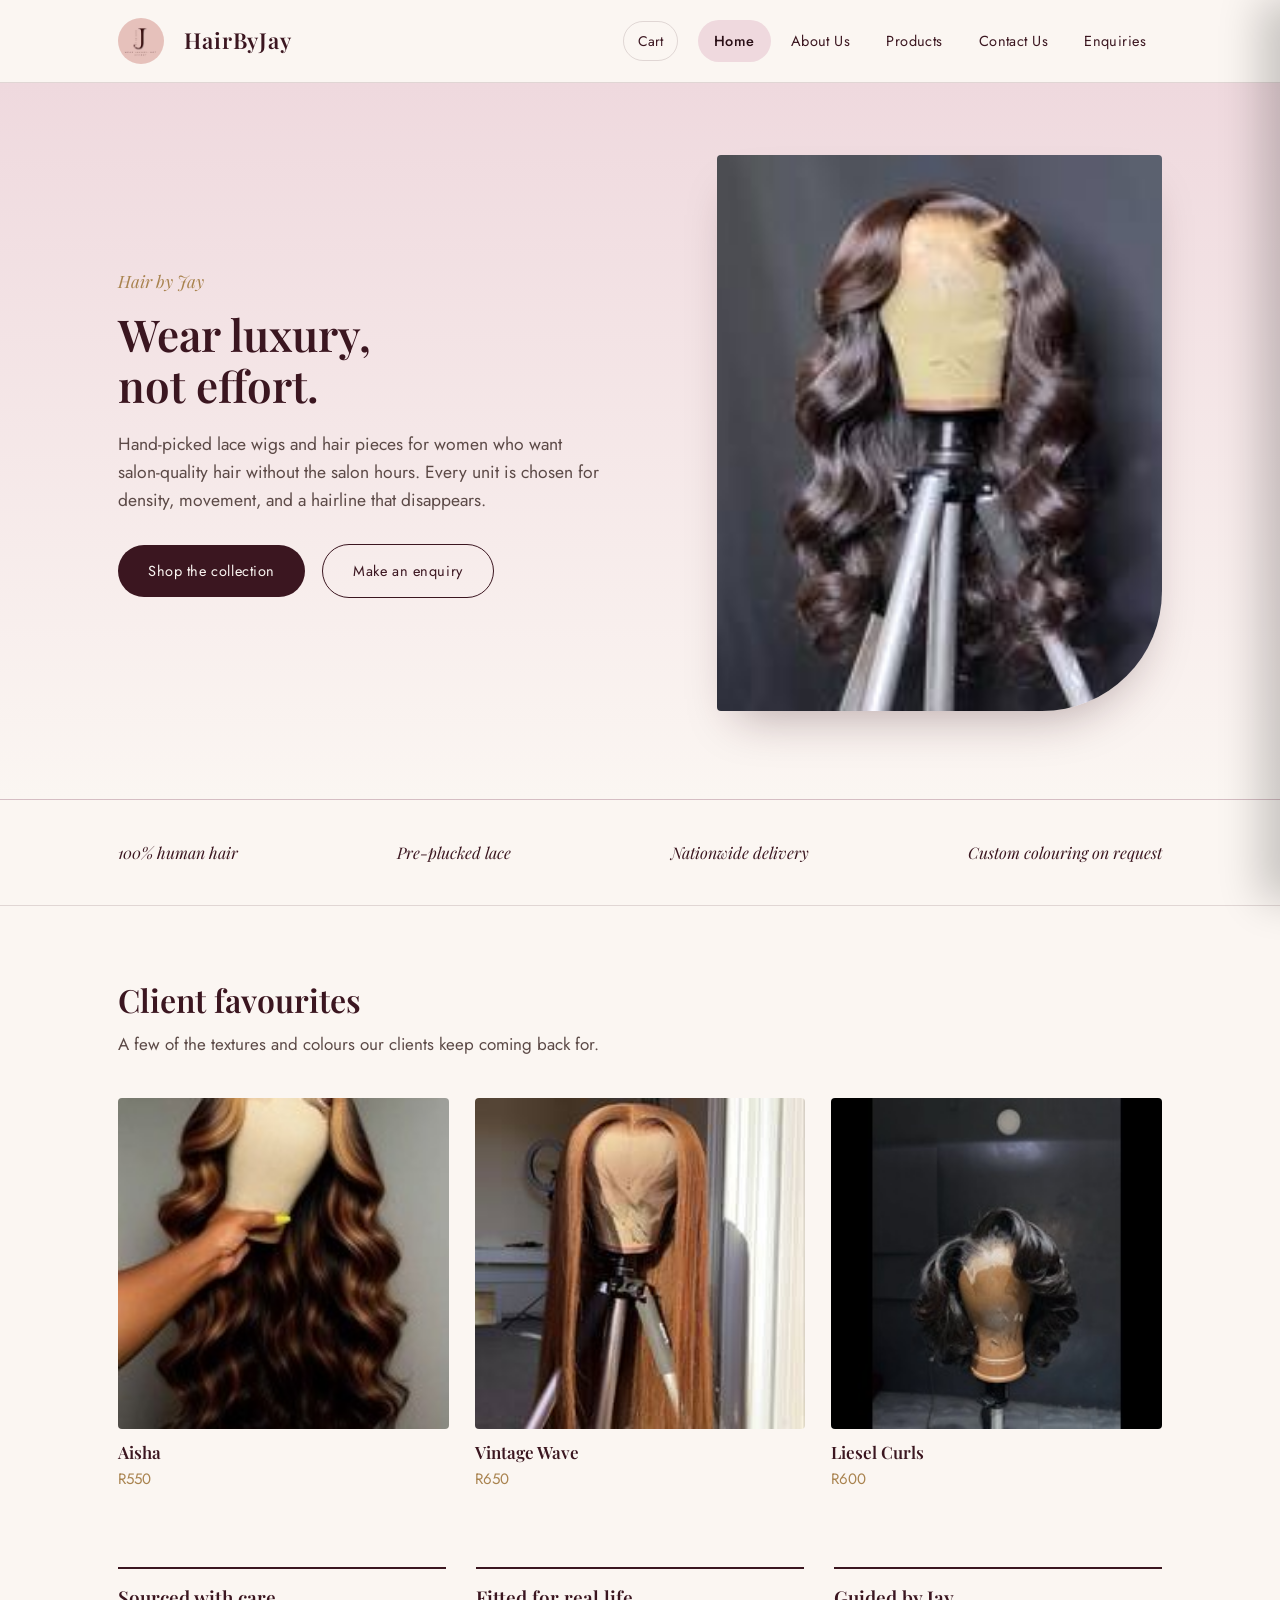
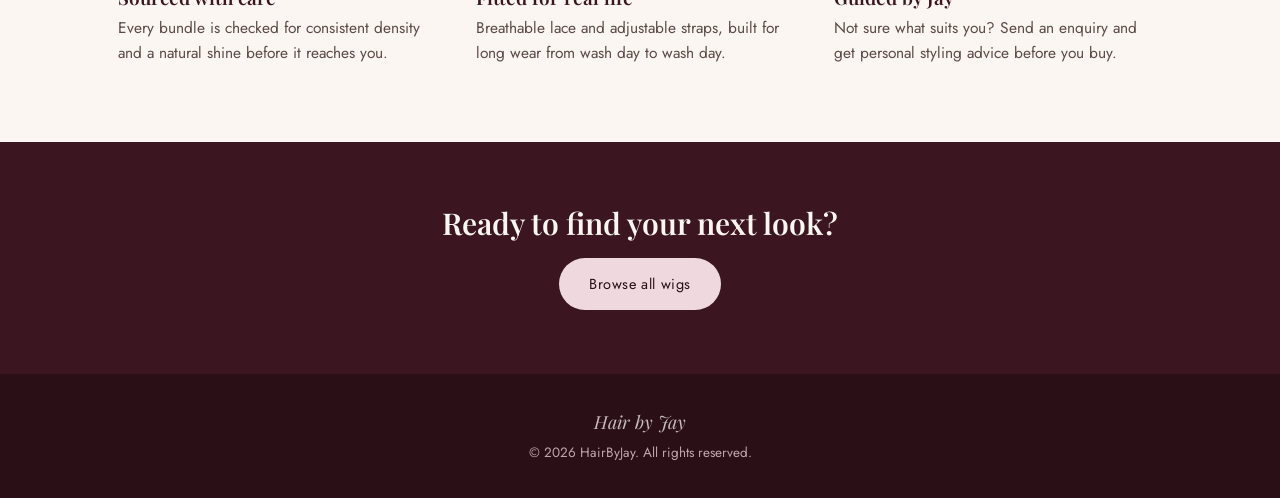
<file: hairbyjay_part3/index.html>
<!DOCTYPE html>
<html lang="en">
<head>
    <meta charset="UTF-8">
    <meta name="viewport" content="width=device-width, initial-scale=1.0">
    <meta name="description" content="HairByJay — luxury lace wigs and hair pieces. Wear luxury, not effort. Shop affordable, natural-looking wigs online.">
    <link rel="preconnect" href="https://fonts.googleapis.com">
    <link rel="preconnect" href="https://fonts.gstatic.com" crossorigin>
    <link href="https://fonts.googleapis.com/css2?family=Playfair+Display:wght@500;600;700&family=Jost:wght@400;500&display=swap" rel="stylesheet">
    <link rel="stylesheet" href="css_assets/styles.css">
    <title>HairByJay | Home</title>
</head>
<body>
    <header>
        <div class="header-inner">
            <img src="_images/HairByJay_logo.jpeg" alt="HairByJay logo">
            <h1>HairByJay</h1>
            <button type="button" id="nav-toggle" class="nav-toggle" aria-label="Toggle menu" aria-expanded="false" aria-controls="site-nav">
                <span></span><span></span><span></span>
            </button>
            <button type="button" id="cart-toggle" class="cart-btn" aria-label="Open cart">
                Cart <span id="cart-count" class="cart-count" style="display:none;">0</span>
            </button>
            <nav id="site-nav">
                <ol>
                    <li><a href="index.html" aria-current="page">Home</a></li>
                    <li><a href="about.html">About Us</a></li>
                    <li><a href="products.html">Products</a></li>
                    <li><a href="contact.html">Contact Us</a></li>
                    <li><a href="enquiries.html">Enquiries</a></li>
                </ol>
            </nav>
        </div>
    </header>

    <section class="hero">
        <div class="hero-inner">
            <div class="hero-copy">
                <p class="eyebrow-mark">Hair by Jay</p>
                <h2>Wear luxury, not effort.</h2>
                <p>Hand-picked lace wigs and hair pieces for women who want salon-quality hair without the salon hours. Every unit is chosen for density, movement, and a hairline that disappears.</p>
                <a class="btn" href="products.html">Shop the collection</a>
                <a class="btn btn-ghost" href="enquiries.html">Make an enquiry</a>
            </div>
            <div class="hero-frame">
                <img src="_images/product4.jpeg" alt="Deep brown balayage lace wig styled in loose waves">
            </div>
        </div>
    </section>

    <div class="promise-strip">
        <div class="wrap">
            <span>100% human hair</span>
            <span>Pre-plucked lace</span>
            <span>Nationwide delivery</span>
            <span>Custom colouring on request</span>
        </div>
    </div>

    <section class="section">
        <div class="wrap">
            <div class="section-head">
                <h2>Client favourites</h2>
                <p>A few of the textures and colours our clients keep coming back for.</p>
            </div>
            <div class="preview-grid">
                <a class="preview-card" href="products.html">
                    <div class="thumb"><img src="_images/product1.jpeg" alt="Aisha wig"></div>
                    <h3>Aisha</h3>
                    <p class="price">R550</p>
                </a>
                <a class="preview-card" href="products.html">
                    <div class="thumb"><img src="_images/product3.jpeg" alt="Vintage Wave wig"></div>
                    <h3>Vintage Wave</h3>
                    <p class="price">R650</p>
                </a>
                <a class="preview-card" href="products.html">
                    <div class="thumb"><img src="_images/product6.jpeg" alt="Liesel curls wig"></div>
                    <h3>Liesel Curls</h3>
                    <p class="price">R600</p>
                </a>
            </div>
        </div>
    </section>

    <section class="section" style="padding-top:0;">
        <div class="wrap">
            <div class="feature-grid">
                <div class="feature">
                    <h3>Sourced with care</h3>
                    <p>Every bundle is checked for consistent density and a natural shine before it reaches you.</p>
                </div>
                <div class="feature">
                    <h3>Fitted for real life</h3>
                    <p>Breathable lace and adjustable straps, built for long wear from wash day to wash day.</p>
                </div>
                <div class="feature">
                    <h3>Guided by Jay</h3>
                    <p>Not sure what suits you? Send an enquiry and get personal styling advice before you buy.</p>
                </div>
            </div>
        </div>
    </section>

    <div class="cta-band">
        <h2>Ready to find your next look?</h2>
        <a class="btn" href="products.html">Browse all wigs</a>
    </div>

    <footer>
        <p class="foot-brand">Hair by Jay</p>
        <p>&copy; 2026 HairByJay. All rights reserved.</p>
    </footer>

    <!-- Cart drawer: shared across every page -->
    <div id="cart-overlay"></div>
    <aside id="cart-drawer" aria-label="Shopping cart">
        <div class="cart-drawer-head">
            <h2>Your Cart</h2>
            <button type="button" id="cart-close" aria-label="Close cart">&times;</button>
        </div>
        <div id="cart-items"></div>
        <div class="cart-drawer-foot">
            <div class="cart-total-row">
                <span>Total</span>
                <span id="cart-total">R0</span>
            </div>
            <a class="btn" href="enquiries.html" style="display:block;text-align:center;">Enquire About Order</a>
        </div>
    </aside>

    <script src="js_assets/products-data.js"></script>
    <script src="js_assets/cart.js"></script>
    <script src="js_assets/nav.js"></script>
</body>
</html>
</file>
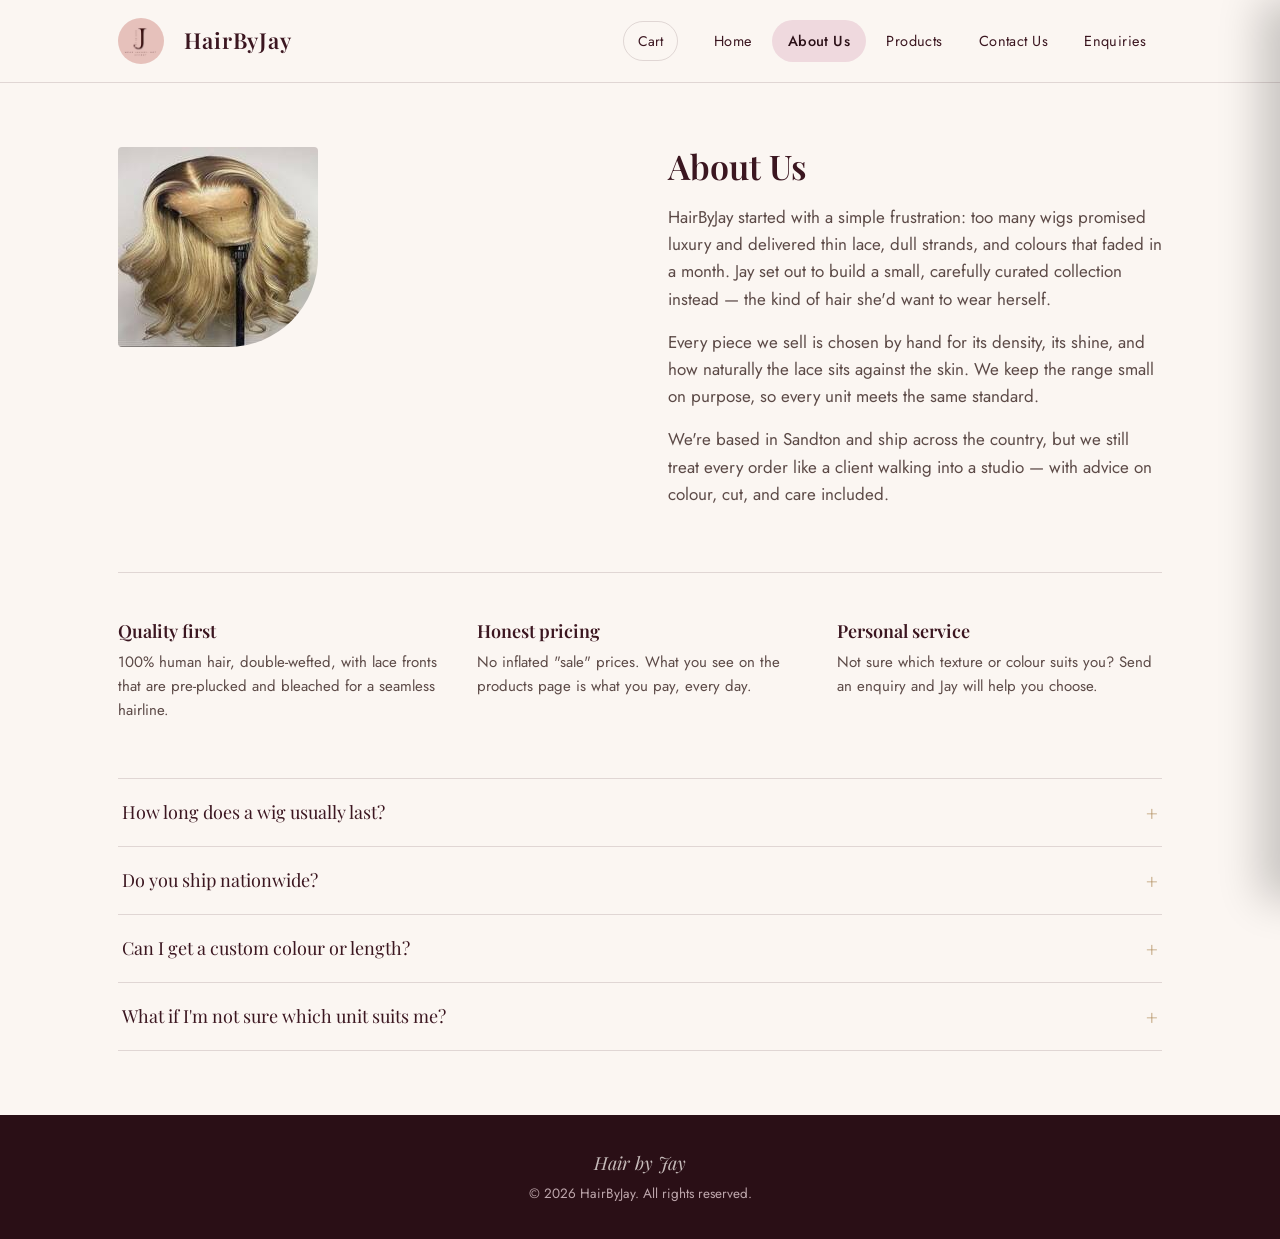
<file: hairbyjay_part3/about.html>
<!DOCTYPE html>
<html lang="en">
<head>
    <meta charset="UTF-8">
    <meta name="viewport" content="width=device-width, initial-scale=1.0">
    <meta name="description" content="Learn about HairByJay's story, mission and values, and get answers to common questions about our wigs.">
    <link rel="preconnect" href="https://fonts.googleapis.com">
    <link rel="preconnect" href="https://fonts.gstatic.com" crossorigin>
    <link href="https://fonts.googleapis.com/css2?family=Playfair+Display:wght@500;600;700&family=Jost:wght@400;500&display=swap" rel="stylesheet">
    <link rel="stylesheet" href="css_assets/styles.css">
    <title>HairByJay | About</title>
</head>
<body>
    <header>
        <div class="header-inner">
            <img src="_images/HairByJay_logo.jpeg" alt="HairByJay logo">
            <h1>HairByJay</h1>
            <button type="button" id="nav-toggle" class="nav-toggle" aria-label="Toggle menu" aria-expanded="false" aria-controls="site-nav">
                <span></span><span></span><span></span>
            </button>
            <button type="button" id="cart-toggle" class="cart-btn" aria-label="Open cart">
                Cart <span id="cart-count" class="cart-count" style="display:none;">0</span>
            </button>
            <nav id="site-nav">
                <ol>
                    <li><a href="index.html">Home</a></li>
                    <li><a href="about.html" aria-current="page">About Us</a></li>
                    <li><a href="products.html">Products</a></li>
                    <li><a href="contact.html">Contact Us</a></li>
                    <li><a href="enquiries.html">Enquiries</a></li>
                </ol>
            </nav>
        </div>
    </header>

    <main>
        <div class="about-grid">
            <img src="_images/product2.jpeg" alt="Meisha dupe wig styled in soft waves">
            <div>
                <h1>About Us</h1>
                <p>HairByJay started with a simple frustration: too many wigs promised luxury and delivered thin lace, dull strands, and colours that faded in a month. Jay set out to build a small, carefully curated collection instead — the kind of hair she'd want to wear herself.</p>
                <p>Every piece we sell is chosen by hand for its density, its shine, and how naturally the lace sits against the skin. We keep the range small on purpose, so every unit meets the same standard.</p>
                <p>We're based in Sandton and ship across the country, but we still treat every order like a client walking into a studio — with advice on colour, cut, and care included.</p>
            </div>
        </div>

        <div class="values">
            <div>
                <h3>Quality first</h3>
                <p>100% human hair, double-wefted, with lace fronts that are pre-plucked and bleached for a seamless hairline.</p>
            </div>
            <div>
                <h3>Honest pricing</h3>
                <p>No inflated "sale" prices. What you see on the products page is what you pay, every day.</p>
            </div>
            <div>
                <h3>Personal service</h3>
                <p>Not sure which texture or colour suits you? Send an enquiry and Jay will help you choose.</p>
            </div>
        </div>

        <!-- FAQ accordion (Part 3, item 2.1 Interactive Elements) -->
        <div class="accordion">
            <div class="accordion-item">
                <button type="button" class="accordion-trigger" aria-expanded="false">How long does a wig usually last?</button>
                <div class="accordion-panel">
                    <p>With proper care, our 100% human hair units typically last 12-18 months of regular wear, and can be coloured or heat-styled just like your own hair.</p>
                </div>
            </div>
            <div class="accordion-item">
                <button type="button" class="accordion-trigger" aria-expanded="false">Do you ship nationwide?</button>
                <div class="accordion-panel">
                    <p>Yes — we ship across South Africa via courier. Delivery typically takes 2-5 working days depending on your location.</p>
                </div>
            </div>
            <div class="accordion-item">
                <button type="button" class="accordion-trigger" aria-expanded="false">Can I get a custom colour or length?</button>
                <div class="accordion-panel">
                    <p>Absolutely. Send us an enquiry with what you have in mind and we'll let you know pricing and turnaround time for a custom order.</p>
                </div>
            </div>
            <div class="accordion-item">
                <button type="button" class="accordion-trigger" aria-expanded="false">What if I'm not sure which unit suits me?</button>
                <div class="accordion-panel">
                    <p>That's what we're here for. Fill in the enquiry form with a photo if you can, and Jay will recommend the best texture and colour for you.</p>
                </div>
            </div>
        </div>
    </main>

    <footer>
        <p class="foot-brand">Hair by Jay</p>
        <p>&copy; 2026 HairByJay. All rights reserved.</p>
    </footer>

    <!-- Cart drawer: shared across every page -->
    <div id="cart-overlay"></div>
    <aside id="cart-drawer" aria-label="Shopping cart">
        <div class="cart-drawer-head">
            <h2>Your Cart</h2>
            <button type="button" id="cart-close" aria-label="Close cart">&times;</button>
        </div>
        <div id="cart-items"></div>
        <div class="cart-drawer-foot">
            <div class="cart-total-row">
                <span>Total</span>
                <span id="cart-total">R0</span>
            </div>
            <a class="btn" href="enquiries.html" style="display:block;text-align:center;">Enquire About Order</a>
        </div>
    </aside>

    <script src="js_assets/products-data.js"></script>
    <script src="js_assets/cart.js"></script>
    <script src="js_assets/nav.js"></script>
    <script src="js_assets/accordion.js"></script>
</body>
</html>
</file>
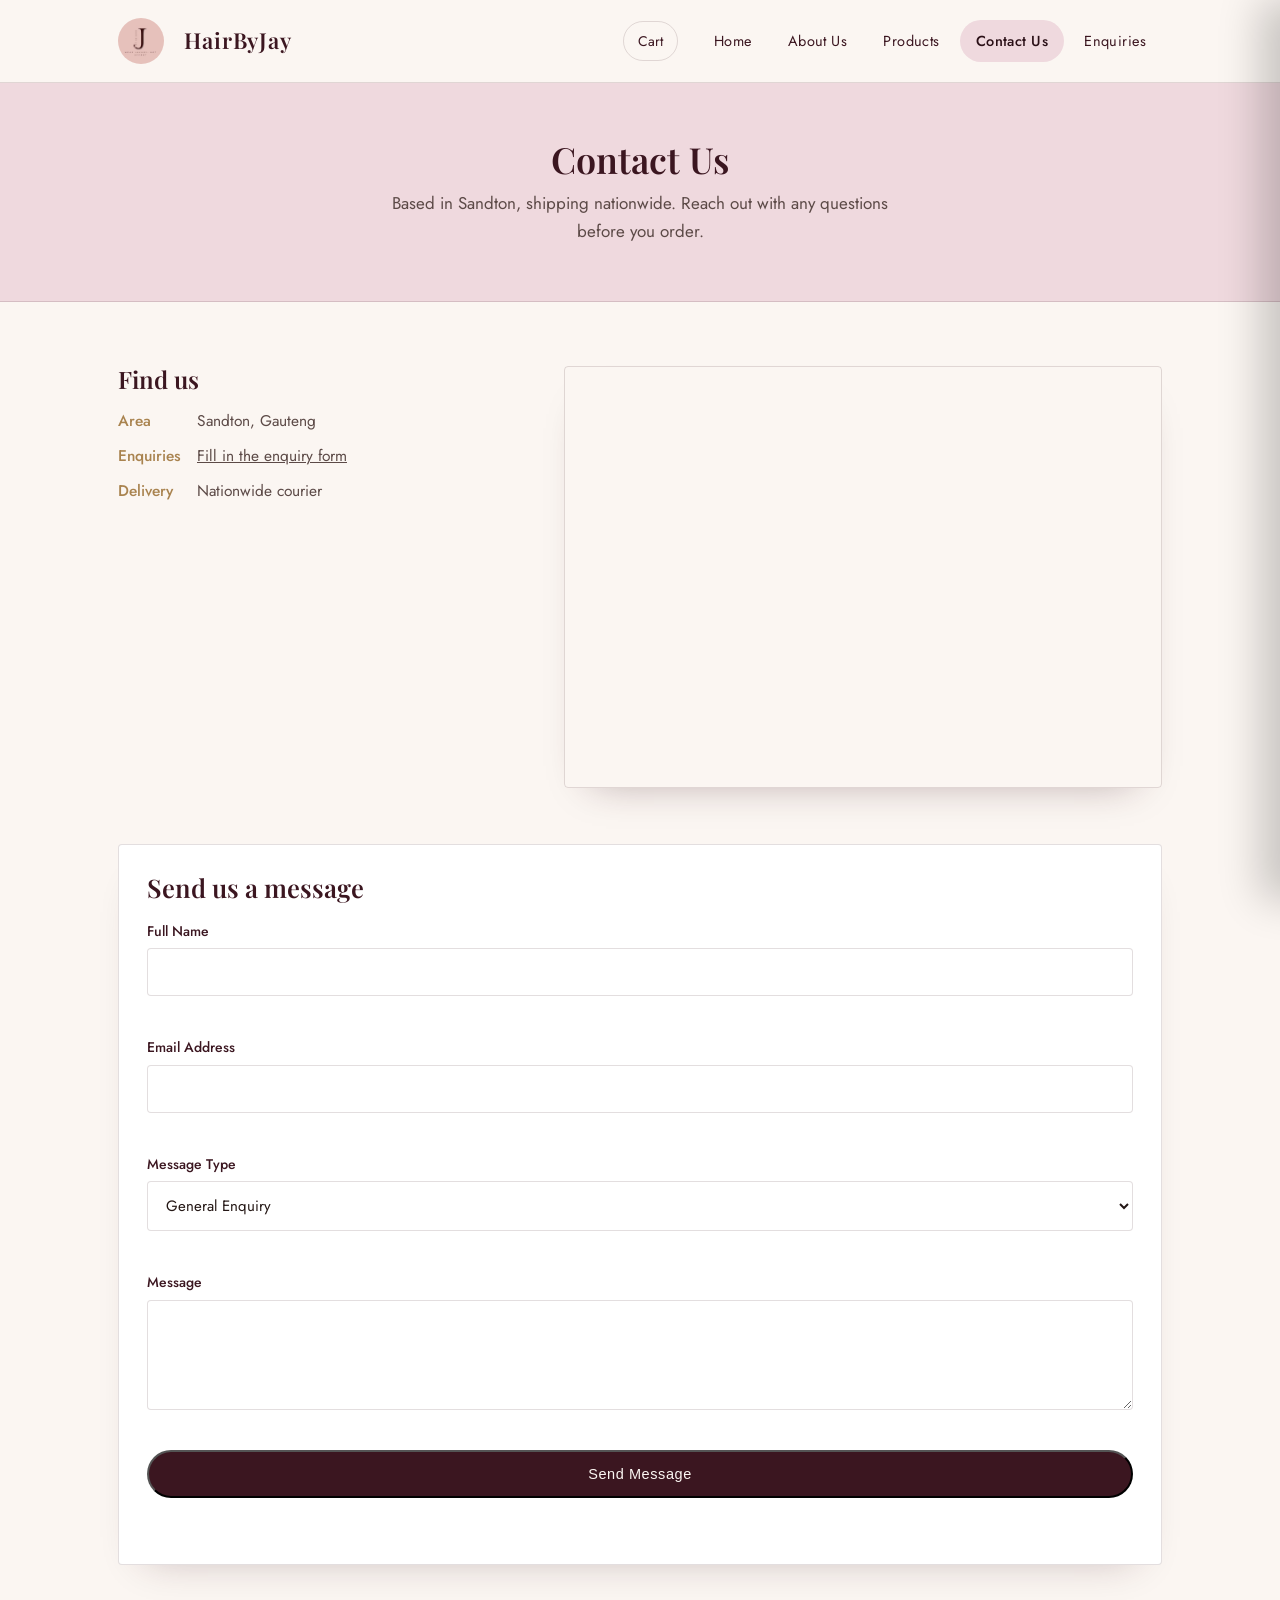
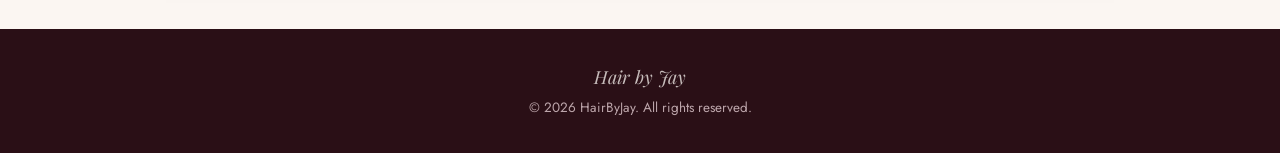
<file: hairbyjay_part3/contact.html>
<!DOCTYPE html>
<html lang="en">
<head>
    <meta charset="UTF-8">
    <meta name="viewport" content="width=device-width, initial-scale=1.0">
    <meta name="description" content="Contact HairByJay — find our location and send us a message using the contact form below.">
    <link rel="preconnect" href="https://fonts.googleapis.com">
    <link rel="preconnect" href="https://fonts.gstatic.com" crossorigin>
    <link href="https://fonts.googleapis.com/css2?family=Playfair+Display:wght@500;600;700&family=Jost:wght@400;500&display=swap" rel="stylesheet">
    <link rel="stylesheet" href="css_assets/styles.css">
    <title>HairByJay | Contact</title>
</head>
<body>
    <header>
        <div class="header-inner">
            <img src="_images/HairByJay_logo.jpeg" alt="HairByJay logo">
            <h1>HairByJay</h1>
            <button type="button" id="nav-toggle" class="nav-toggle" aria-label="Toggle menu" aria-expanded="false" aria-controls="site-nav">
                <span></span><span></span><span></span>
            </button>
            <button type="button" id="cart-toggle" class="cart-btn" aria-label="Open cart">
                Cart <span id="cart-count" class="cart-count" style="display:none;">0</span>
            </button>
            <nav id="site-nav">
                <ol>
                    <li><a href="index.html">Home</a></li>
                    <li><a href="about.html">About Us</a></li>
                    <li><a href="products.html">Products</a></li>
                    <li><a href="contact.html" aria-current="page">Contact Us</a></li>
                    <li><a href="enquiries.html">Enquiries</a></li>
                </ol>
            </nav>
        </div>
    </header>

    <div class="page-hero">
        <h1>Contact Us</h1>
        <p>Based in Sandton, shipping nationwide. Reach out with any questions before you order.</p>
    </div>

    <main>
        <div class="contact-layout">
            <div class="contact-details">
                <h2>Find us</h2>
                <dl>
                    <dt>Area</dt>
                    <dd>Sandton, Gauteng</dd>
                    <dt>Enquiries</dt>
                    <dd><a href="enquiries.html">Fill in the enquiry form</a></dd>
                    <dt>Delivery</dt>
                    <dd>Nationwide courier</dd>
                </dl>
            </div>
            <div class="map-frame">
                <iframe src="https://www.google.com/maps/embed?pb=!1m18!1m12!1m3!1d114694.68665913996!2d28.05763790000001!3d-26.059426550000005!2m3!1f0!2f0!3f0!3m2!1i1024!2i768!4f13.1!3m3!1m2!1s0x1e957398cbf40517%3A0xdf8bd21bf1eb74c!2sSandton!5e0!3m2!1sen!2sza!4v1786722588303!5m2!1sen!2sza" loading="lazy" referrerpolicy="strict-origin-when-cross-origin" allowfullscreen title="HairByJay location map"></iframe>
            </div>
        </div>

        <!-- Contact form: HTML form element, validated and submitted via js_assets/form-validation.js
             (Part 3, item 4 Form Functionality and Validation) -->
        <div class="contact-form-card" style="margin-top:56px;">
            <h2 style="margin-bottom:18px;">Send us a message</h2>
            <form id="contact-form" class="site-form validated-form" novalidate>
                <div class="form-field">
                    <label for="contact-name">Full Name</label>
                    <input type="text" id="contact-name" name="name" required>
                    <span class="field-error" id="contact-name-error"></span>
                </div>

                <div class="form-field">
                    <label for="contact-email">Email Address</label>
                    <input type="email" id="contact-email" name="email" required>
                    <span class="field-error" id="contact-email-error"></span>
                </div>

                <div class="form-field">
                    <label for="contact-type">Message Type</label>
                    <select id="contact-type" name="message_type" required>
                        <option value="General Enquiry">General Enquiry</option>
                        <option value="Order Support">Order Support</option>
                        <option value="Feedback">Feedback</option>
                        <option value="Other">Other</option>
                    </select>
                    <span class="field-error" id="contact-type-error"></span>
                </div>

                <div class="form-field">
                    <label for="contact-message">Message</label>
                    <textarea id="contact-message" name="message" required></textarea>
                    <span class="field-error" id="contact-message-error"></span>
                </div>

                <button type="submit" class="btn">Send Message</button>
                <p class="form-status" role="status"></p>
            </form>
        </div>
    </main>

    <footer>
        <p class="foot-brand">Hair by Jay</p>
        <p>&copy; 2026 HairByJay. All rights reserved.</p>
    </footer>

    <!-- Cart drawer: shared across every page -->
    <div id="cart-overlay"></div>
    <aside id="cart-drawer" aria-label="Shopping cart">
        <div class="cart-drawer-head">
            <h2>Your Cart</h2>
            <button type="button" id="cart-close" aria-label="Close cart">&times;</button>
        </div>
        <div id="cart-items"></div>
        <div class="cart-drawer-foot">
            <div class="cart-total-row">
                <span>Total</span>
                <span id="cart-total">R0</span>
            </div>
            <a class="btn" href="enquiries.html" style="display:block;text-align:center;">Enquire About Order</a>
        </div>
    </aside>

    <script src="js_assets/products-data.js"></script>
    <script src="js_assets/cart.js"></script>
    <script src="js_assets/nav.js"></script>
    <script src="js_assets/form-validation.js"></script>
</body>
</html>
</file>
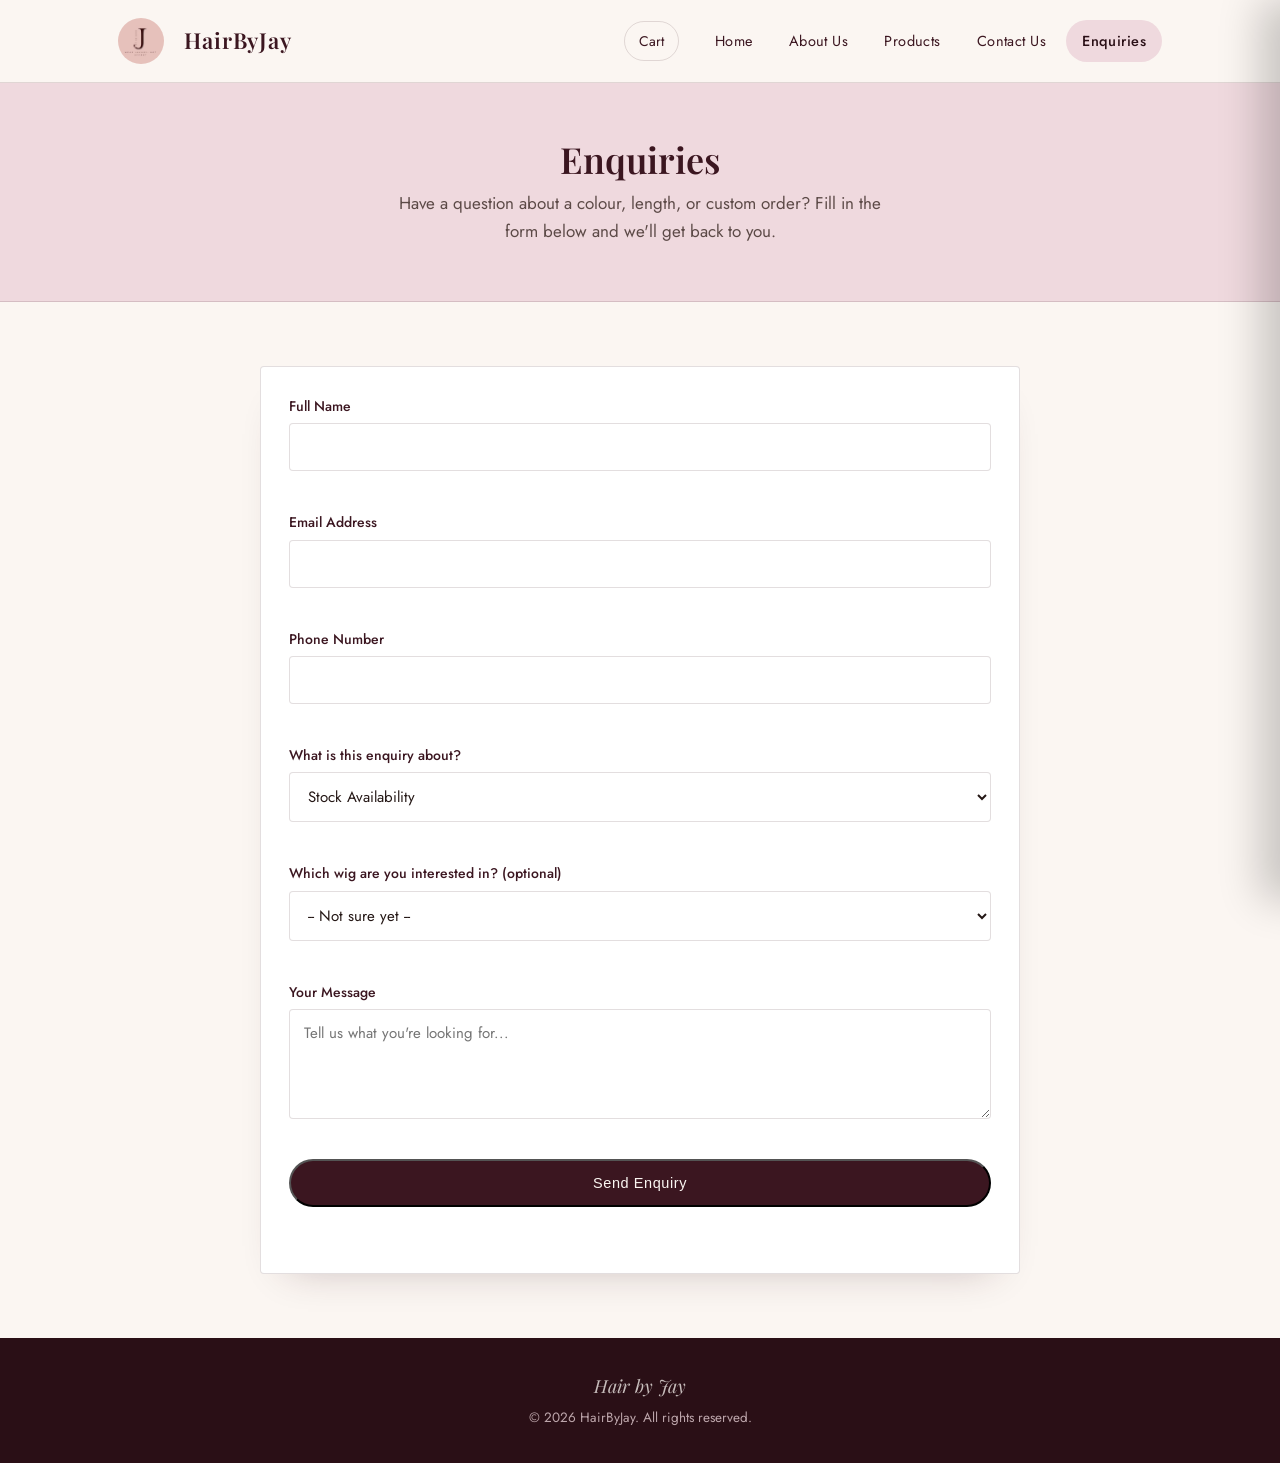
<file: hairbyjay_part3/enquiries.html>
<!DOCTYPE html>
<html lang="en">
<head>
    <meta charset="UTF-8">
    <meta name="viewport" content="width=device-width, initial-scale=1.0">
    <meta name="description" content="Send HairByJay an enquiry about stock, pricing, or placing an order — we'll get back to you quickly.">
    <link rel="preconnect" href="https://fonts.googleapis.com">
    <link rel="preconnect" href="https://fonts.gstatic.com" crossorigin>
    <link href="https://fonts.googleapis.com/css2?family=Playfair+Display:wght@500;600;700&family=Jost:wght@400;500&display=swap" rel="stylesheet">
    <link rel="stylesheet" href="css_assets/styles.css">
    <title>HairByJay | Enquiries</title>
</head>
<body>
    <header>
        <div class="header-inner">
            <img src="_images/HairByJay_logo.jpeg" alt="HairByJay logo">
            <h1>HairByJay</h1>
            <button type="button" id="nav-toggle" class="nav-toggle" aria-label="Toggle menu" aria-expanded="false" aria-controls="site-nav">
                <span></span><span></span><span></span>
            </button>
            <button type="button" id="cart-toggle" class="cart-btn" aria-label="Open cart">
                Cart <span id="cart-count" class="cart-count" style="display:none;">0</span>
            </button>
            <nav id="site-nav">
                <ol>
                    <li><a href="index.html">Home</a></li>
                    <li><a href="about.html">About Us</a></li>
                    <li><a href="products.html">Products</a></li>
                    <li><a href="contact.html">Contact Us</a></li>
                    <li><a href="enquiries.html" aria-current="page">Enquiries</a></li>
                </ol>
            </nav>
        </div>
    </header>

    <div class="page-hero">
        <h1>Enquiries</h1>
        <p>Have a question about a colour, length, or custom order? Fill in the form below and we'll get back to you.</p>
    </div>

    <main>
        <div class="enquiries-wrap">
            <!-- Enquiry form: HTML form element, validated and submitted via js_assets/form-validation.js
                 (Part 3, item 4 Form Functionality and Validation) -->
            <div class="contact-form-card">
                <form id="enquiry-form" class="site-form validated-form" novalidate>
                    <div class="form-field">
                        <label for="enquiry-name">Full Name</label>
                        <input type="text" id="enquiry-name" name="name" required>
                        <span class="field-error" id="enquiry-name-error"></span>
                    </div>

                    <div class="form-field">
                        <label for="enquiry-email">Email Address</label>
                        <input type="email" id="enquiry-email" name="email" required>
                        <span class="field-error" id="enquiry-email-error"></span>
                    </div>

                    <div class="form-field">
                        <label for="enquiry-phone">Phone Number</label>
                        <input type="tel" id="enquiry-phone" name="phone">
                        <span class="field-error" id="enquiry-phone-error"></span>
                    </div>

                    <div class="form-field">
                        <label for="enquiry-type">What is this enquiry about?</label>
                        <select id="enquiry-type" name="enquiry_type" required>
                            <option value="Stock Availability">Stock Availability</option>
                            <option value="Pricing">Pricing</option>
                            <option value="Custom Order">Custom Order</option>
                            <option value="Styling Advice">Styling Advice</option>
                        </select>
                        <span class="field-error" id="enquiry-type-error"></span>
                    </div>

                    <!-- Options for this dropdown are filled in automatically from
                         js_assets/products-data.js, so it always matches the Products page. -->
                    <div class="form-field">
                        <label for="enquiry-product">Which wig are you interested in? (optional)</label>
                        <select id="enquiry-product" name="product">
                            <option value="">-- Not sure yet --</option>
                        </select>
                        <span class="field-error" id="enquiry-price-preview"></span>
                    </div>

                    <div class="form-field">
                        <label for="enquiry-message">Your Message</label>
                        <textarea id="enquiry-message" name="message" required placeholder="Tell us what you're looking for..."></textarea>
                        <span class="field-error" id="enquiry-message-error"></span>
                    </div>

                    <button type="submit" class="btn">Send Enquiry</button>
                    <p class="form-status" role="status"></p>
                </form>
            </div>
        </div>
    </main>

    <footer>
        <p class="foot-brand">Hair by Jay</p>
        <p>&copy; 2026 HairByJay. All rights reserved.</p>
    </footer>

    <!-- Cart drawer: shared across every page -->
    <div id="cart-overlay"></div>
    <aside id="cart-drawer" aria-label="Shopping cart">
        <div class="cart-drawer-head">
            <h2>Your Cart</h2>
            <button type="button" id="cart-close" aria-label="Close cart">&times;</button>
        </div>
        <div id="cart-items"></div>
        <div class="cart-drawer-foot">
            <div class="cart-total-row">
                <span>Total</span>
                <span id="cart-total">R0</span>
            </div>
            <a class="btn" href="enquiries.html" style="display:block;text-align:center;">Enquire About Order</a>
        </div>
    </aside>

    <script src="js_assets/products-data.js"></script>
    <script src="js_assets/cart.js"></script>
    <script src="js_assets/nav.js"></script>
    <script src="js_assets/form-validation.js"></script>
</body>
</html>
</file>
<file: hairbyjay_part3/css_assets/styles.css>
/* =========================================================
   HairByJay — stylesheet
   Palette drawn from the brand mark: blush pink, deep wine,
   warm cream, soft rose, warm ink.
   ========================================================= */

:root{
  --blush:  #efd9de;
  --cream:  #fbf6f2;
  --wine:   #3b1620;
  --wine-dark: #2a0f16;
  --rose:   #c98a9b;
  --gold:   #a9834f;
  --ink:    #241715;
  --ink-soft: #5c4a47;
  --border: rgba(59, 22, 32, 0.14);

  --serif: "Playfair Display", "Iowan Old Style", Georgia, serif;
  --sans: "Jost", "Helvetica Neue", Arial, sans-serif;

  --max: 1100px;
}

*,
*::before,
*::after{
  margin: 0;
  padding: 0;
  box-sizing: border-box;
}

html{
  scroll-behavior: smooth;
}

body{
  background: var(--cream);
  color: var(--ink);
  font-family: var(--sans);
  font-size: 17px;
  line-height: 1.6;
  -webkit-font-smoothing: antialiased;
}

img{
  max-width: 100%;
  display: block;
}

a{
  color: inherit;
}

h1, h2, h3{
  font-family: var(--serif);
  font-weight: 600;
  color: var(--wine);
  line-height: 1.15;
}

:focus-visible{
  outline: 2px solid var(--wine);
  outline-offset: 3px;
}

@media (prefers-reduced-motion: reduce){
  *{
    animation-duration: 0.01ms !important;
    animation-iteration-count: 1 !important;
    transition-duration: 0.01ms !important;
    scroll-behavior: auto !important;
  }
}

/* ---------- layout helpers ---------- */

.wrap{
  max-width: var(--max);
  margin: 0 auto;
  padding: 0 28px;
}

/* ---------- header / nav ---------- */

header{
  background: var(--cream);
  border-bottom: 1px solid var(--border);
  position: sticky;
  top: 0;
  z-index: 20;
}

.header-inner{
  max-width: var(--max);
  margin: 0 auto;
  padding: 18px 28px;
  display: flex;
  align-items: center;
  gap: 20px;
  flex-wrap: wrap;
}

header img{
  width: 46px;
  height: 46px;
  border-radius: 50%;
  object-fit: cover;
  flex-shrink: 0;
}

.brand{
  font-family: var(--serif);
  font-size: 22px;
  letter-spacing: 0.04em;
  color: var(--wine);
  text-decoration: none;
  margin-right: auto;
}

header h1{
  font-size: 22px;
  letter-spacing: 0.04em;
  margin-right: auto;
  background: none;
  padding: 0;
}

nav{
  background: none;
}

nav ol{
  display: flex;
  list-style: none;
  gap: 4px;
  flex-wrap: wrap;
}

nav ol li a{
  display: block;
  color: var(--wine);
  text-decoration: none;
  padding: 9px 16px;
  font-size: 14.5px;
  letter-spacing: 0.03em;
  border-radius: 999px;
  transition: background-color 0.2s ease, color 0.2s ease;
}

nav ol li a:hover,
nav ol li a:focus-visible{
  background: var(--wine);
  color: var(--blush);
}

/* current page indicator */
nav ol li a[aria-current="page"]{
  background: var(--blush);
  color: var(--wine-dark);
  font-weight: 500;
}

/* ---------- hero (home) ---------- */

.hero{
  background: linear-gradient(180deg, var(--blush) 0%, var(--cream) 100%);
  border-bottom: 1px solid var(--border);
}

.hero-inner{
  max-width: var(--max);
  margin: 0 auto;
  padding: 72px 28px 88px;
  display: grid;
  grid-template-columns: 1.1fr 0.9fr;
  gap: 56px;
  align-items: center;
}

.hero-copy .eyebrow-mark{
  font-family: var(--serif);
  font-style: italic;
  color: var(--gold);
  font-size: 17px;
  margin-bottom: 14px;
}

.hero-copy h2{
  font-size: 44px;
  max-width: 11ch;
  margin-bottom: 20px;
}

.hero-copy p{
  color: var(--ink-soft);
  max-width: 44ch;
  margin-bottom: 30px;
  font-size: 17.5px;
}

.btn{
  display: inline-block;
  background: var(--wine);
  color: var(--cream);
  text-decoration: none;
  padding: 14px 30px;
  border-radius: 999px;
  font-size: 14.5px;
  letter-spacing: 0.04em;
  transition: background-color 0.2s ease, transform 0.2s ease;
}

.btn:hover,
.btn:focus-visible{
  background: var(--wine-dark);
  transform: translateY(-1px);
}

.btn-ghost{
  background: transparent;
  border: 1px solid var(--wine);
  color: var(--wine);
  margin-left: 12px;
}

.btn-ghost:hover{
  background: var(--wine);
  color: var(--cream);
}

.hero-frame{
  position: relative;
  border-radius: 4px 4px 120px 4px;
  overflow: hidden;
  aspect-ratio: 4 / 5;
  box-shadow: 0 24px 48px -20px rgba(59, 22, 32, 0.35);
}

.hero-frame img{
  width: 100%;
  height: 100%;
  object-fit: cover;
}

/* ---------- home: strip / features ---------- */

.promise-strip{
  border-bottom: 1px solid var(--border);
}

.promise-strip .wrap{
  padding: 40px 28px;
  display: flex;
  justify-content: space-between;
  gap: 24px;
  flex-wrap: wrap;
}

.promise-strip span{
  font-family: var(--serif);
  font-style: italic;
  color: var(--wine);
  font-size: 16px;
}

.section{
  padding: 76px 0;
}

.section-head{
  max-width: 56ch;
  margin-bottom: 40px;
}

.section-head h2{
  font-size: 32px;
  margin-bottom: 12px;
}

.section-head p{
  color: var(--ink-soft);
}

.feature-grid{
  display: grid;
  grid-template-columns: repeat(3, 1fr);
  gap: 30px;
}

.feature{
  border-top: 2px solid var(--wine);
  padding-top: 18px;
}

.feature h3{
  font-size: 19px;
  margin-bottom: 8px;
}

.feature p{
  color: var(--ink-soft);
  font-size: 15.5px;
}

/* featured product preview cards on home */

.preview-grid{
  display: grid;
  grid-template-columns: repeat(3, 1fr);
  gap: 26px;
}

.preview-card{
  text-decoration: none;
  color: var(--ink);
}

.preview-card .thumb{
  aspect-ratio: 1 / 1;
  border-radius: 4px;
  overflow: hidden;
  background: var(--blush);
  margin-bottom: 14px;
}

.preview-card img{
  width: 100%;
  height: 100%;
  object-fit: cover;
  transition: transform 0.4s ease;
}

.preview-card:hover img{
  transform: scale(1.04);
}

.preview-card h3{
  font-size: 17px;
  margin-bottom: 4px;
}

.preview-card .price{
  color: var(--gold);
  font-size: 15px;
}

.cta-band{
  background: var(--wine);
  color: var(--blush);
  text-align: center;
  padding: 64px 28px;
}

.cta-band h2{
  color: var(--cream);
  font-size: 30px;
  margin-bottom: 18px;
}

.cta-band .btn{
  background: var(--blush);
  color: var(--wine-dark);
}

.cta-band .btn:hover{
  background: var(--cream);
}

/* ---------- generic page hero (about / products / contact / enquiries) ---------- */

.page-hero{
  background: var(--blush);
  border-bottom: 1px solid var(--border);
  padding: 56px 28px;
  text-align: center;
}

.page-hero h1{
  font-size: 36px;
  margin-bottom: 10px;
}

.page-hero p{
  color: var(--ink-soft);
  max-width: 50ch;
  margin: 0 auto;
}

main{
  max-width: var(--max);
  margin: 0 auto;
  padding: 64px 28px;
}

/* ---------- about ---------- */

.about-grid{
  display: grid;
  grid-template-columns: 1fr 1fr;
  gap: 56px;
  align-items: start;
  margin-bottom: 64px;
}

.about-grid img{
  border-radius: 4px 4px 90px 4px;
  aspect-ratio: 4/5;
  object-fit: cover;
}

.about-grid h1{
  font-size: 34px;
  margin-bottom: 18px;
}

.about-grid p + p{
  margin-top: 16px;
}

.about-grid p{
  color: var(--ink-soft);
}

.values{
  border-top: 1px solid var(--border);
  padding-top: 48px;
  display: grid;
  grid-template-columns: repeat(3, 1fr);
  gap: 34px;
}

.values h3{
  font-size: 18px;
  margin-bottom: 8px;
}

.values p{
  color: var(--ink-soft);
  font-size: 15px;
}

/* ---------- products grid ---------- */

.product-grid{
  display: grid;
  grid-template-columns: repeat(3, 1fr);
  gap: 34px 28px;
}

.product-card{
  background: #fff;
  border: 1px solid var(--border);
  border-radius: 4px;
  overflow: hidden;
  transition: box-shadow 0.25s ease, transform 0.25s ease;
}

.product-card:hover{
  box-shadow: 0 20px 34px -22px rgba(59, 22, 32, 0.4);
  transform: translateY(-3px);
}

.product-card .thumb{
  aspect-ratio: 1/1;
  background: var(--blush);
  overflow: hidden;
}

.product-card img{
  width: 100%;
  height: 100%;
  object-fit: cover;
}

.product-card .info{
  padding: 18px 20px 22px;
}

.product-card h2{
  font-size: 18px;
  margin-bottom: 6px;
}

.product-card .price{
  color: var(--gold);
  font-family: var(--sans);
  font-size: 15px;
  letter-spacing: 0.02em;
}

.product-note{
  margin-top: 44px;
  text-align: center;
  color: var(--ink-soft);
  font-size: 15px;
}

/* ---------- contact / enquiries ---------- */

.contact-layout{
  display: grid;
  grid-template-columns: 0.8fr 1.2fr;
  gap: 48px;
  align-items: start;
}

.contact-details h2{
  font-size: 24px;
  margin-bottom: 16px;
}

.contact-details dl{
  display: grid;
  grid-template-columns: auto 1fr;
  gap: 10px 16px;
  font-size: 15.5px;
}

.contact-details dt{
  color: var(--gold);
  font-weight: 500;
}

.contact-details dd{
  color: var(--ink-soft);
}

.map-frame,
.form-frame{
  border-radius: 4px;
  overflow: hidden;
  border: 1px solid var(--border);
  box-shadow: 0 20px 40px -28px rgba(59, 22, 32, 0.4);
}

.map-frame iframe,
.form-frame iframe{
  width: 100%;
  border: 0;
  display: block;
}

.map-frame iframe{
  height: 420px;
}

.form-frame iframe{
  height: 900px;
}

.enquiries-wrap{
  max-width: 760px;
  margin: 0 auto;
}

/* ---------- footer ---------- */

footer{
  background: var(--wine-dark);
  color: var(--blush);
  text-align: center;
  padding: 34px 28px;
  margin-top: 0;
}

footer .foot-brand{
  font-family: var(--serif);
  font-style: italic;
  font-size: 18px;
  margin-bottom: 6px;
  color: var(--cream);
}

footer p{
  font-size: 13.5px;
  opacity: 0.75;
}

/* ---------- responsive ---------- */

@media (max-width: 860px){
  .hero-inner{
    grid-template-columns: 1fr;
    padding-top: 48px;
  }
  .hero-frame{
    order: -1;
    max-width: 360px;
    margin: 0 auto;
  }
  .feature-grid,
  .preview-grid,
  .values,
  .product-grid{
    grid-template-columns: repeat(2, 1fr);
  }
  .about-grid,
  .contact-layout{
    grid-template-columns: 1fr;
  }
  .about-grid img{
    max-width: 420px;
    margin: 0 auto;
  }
}

@media (max-width: 560px){
  .header-inner{
    padding: 14px 20px;
  }
  nav ol{
    gap: 2px;
  }
  nav ol li a{
    padding: 8px 10px;
    font-size: 13.5px;
  }
  .hero-copy h2{
    font-size: 32px;
  }
  .feature-grid,
  .preview-grid,
  .values,
  .product-grid{
    grid-template-columns: 1fr;
  }
  main, .section{
    padding-left: 20px;
    padding-right: 20px;
  }
  .form-frame iframe{
    height: 760px;
  }
}

/* =========================================================
   PART 3 ADDITIONS
   Mobile nav toggle, cart drawer, lightbox, accordion,
   product controls, forms.
   ========================================================= */

/* ---------- header additions: nav toggle + cart icon ---------- */

.nav-toggle{
  display: none;
  background: none;
  border: none;
  cursor: pointer;
  padding: 8px;
  flex-direction: column;
  gap: 5px;
}

.nav-toggle span{
  width: 24px;
  height: 2px;
  background: var(--wine);
  display: block;
}

.cart-btn{
  position: relative;
  background: none;
  border: 1px solid var(--border);
  border-radius: 999px;
  padding: 9px 14px;
  cursor: pointer;
  font-family: var(--sans);
  font-size: 14px;
  color: var(--wine);
  display: inline-flex;
  align-items: center;
  gap: 6px;
}

.cart-btn:hover{
  background: var(--blush);
}

.cart-count{
  background: var(--wine);
  color: var(--cream);
  font-size: 11px;
  min-width: 18px;
  height: 18px;
  border-radius: 999px;
  display: inline-flex;
  align-items: center;
  justify-content: center;
  padding: 0 4px;
}

@media (max-width: 760px){
  .nav-toggle{
    display: flex;
  }
  nav#site-nav{
    display: none;
    width: 100%;
    order: 10;
  }
  nav#site-nav.open{
    display: block;
  }
  nav#site-nav ol{
    flex-direction: column;
    gap: 2px;
    padding: 10px 0;
  }
}

/* ---------- cart drawer ---------- */

#cart-overlay{
  position: fixed;
  inset: 0;
  background: rgba(36, 23, 21, 0.45);
  opacity: 0;
  pointer-events: none;
  transition: opacity 0.25s ease;
  z-index: 40;
}

#cart-overlay.open{
  opacity: 1;
  pointer-events: auto;
}

#cart-drawer{
  position: fixed;
  top: 0;
  right: 0;
  height: 100%;
  width: min(380px, 100%);
  background: var(--cream);
  box-shadow: -20px 0 40px rgba(0,0,0,0.2);
  transform: translateX(100%);
  transition: transform 0.3s ease;
  z-index: 41;
  display: flex;
  flex-direction: column;
}

#cart-drawer.open{
  transform: translateX(0);
}

.cart-drawer-head{
  display: flex;
  justify-content: space-between;
  align-items: center;
  padding: 22px 24px;
  border-bottom: 1px solid var(--border);
}

.cart-drawer-head h2{
  font-size: 20px;
}

#cart-close{
  background: none;
  border: none;
  font-size: 22px;
  cursor: pointer;
  color: var(--wine);
  line-height: 1;
}

#cart-items{
  flex: 1;
  overflow-y: auto;
  padding: 16px 24px;
}

.cart-empty{
  color: var(--ink-soft);
  font-size: 15px;
}

.cart-item{
  display: grid;
  grid-template-columns: 56px 1fr auto;
  gap: 12px;
  align-items: center;
  padding: 14px 0;
  border-bottom: 1px solid var(--border);
}

.cart-item img{
  width: 56px;
  height: 56px;
  object-fit: cover;
  border-radius: 4px;
}

.cart-item-name{
  font-size: 14.5px;
  font-weight: 500;
}

.cart-item-price{
  color: var(--gold);
  font-size: 13.5px;
}

.qty-controls{
  display: flex;
  align-items: center;
  gap: 10px;
  margin-top: 6px;
}

.qty-controls button{
  width: 22px;
  height: 22px;
  border: 1px solid var(--border);
  background: #fff;
  border-radius: 4px;
  cursor: pointer;
}

.cart-remove{
  background: none;
  border: none;
  font-size: 18px;
  color: var(--ink-soft);
  cursor: pointer;
}

.cart-drawer-foot{
  padding: 20px 24px 26px;
  border-top: 1px solid var(--border);
}

.cart-drawer-foot .cart-total-row{
  display: flex;
  justify-content: space-between;
  margin-bottom: 14px;
  font-size: 16px;
}

#cart-total{
  color: var(--gold);
  font-weight: 600;
}

/* ---------- product controls (search / filter / sort) ---------- */

.product-controls{
  display: flex;
  gap: 14px;
  flex-wrap: wrap;
  margin-bottom: 32px;
}

.product-controls input,
.product-controls select{
  font-family: var(--sans);
  font-size: 14.5px;
  padding: 10px 14px;
  border: 1px solid var(--border);
  border-radius: 999px;
  background: #fff;
  color: var(--ink);
}

.product-controls input{
  flex: 1;
  min-width: 180px;
}

.product-desc{
  color: var(--ink-soft);
  font-size: 13.5px;
  margin: 6px 0 14px;
}

.btn-add{
  width: 100%;
  text-align: center;
  padding: 10px 20px;
  font-size: 13.5px;
}

.product-card .thumb img{
  cursor: zoom-in;
}

/* ---------- lightbox ---------- */

#lightbox{
  position: fixed;
  inset: 0;
  background: rgba(26, 18, 16, 0.92);
  display: none;
  align-items: center;
  justify-content: center;
  flex-direction: column;
  z-index: 50;
  padding: 40px 20px;
}

#lightbox.open{
  display: flex;
}

#lightbox img{
  max-width: min(600px, 90vw);
  max-height: 70vh;
  border-radius: 4px;
  object-fit: contain;
}

#lightbox-caption{
  color: var(--blush);
  margin-top: 16px;
  font-family: var(--serif);
  font-style: italic;
}

#lightbox-close{
  position: absolute;
  top: 24px;
  right: 28px;
  background: none;
  border: none;
  color: var(--blush);
  font-size: 30px;
  cursor: pointer;
  line-height: 1;
}

/* ---------- accordion (About page FAQ) ---------- */

.accordion{
  border-top: 1px solid var(--border);
  margin-top: 56px;
}

.accordion-item{
  border-bottom: 1px solid var(--border);
}

.accordion-trigger{
  width: 100%;
  text-align: left;
  background: none;
  border: none;
  padding: 20px 4px;
  font-family: var(--serif);
  font-size: 18px;
  color: var(--wine);
  cursor: pointer;
  display: flex;
  justify-content: space-between;
  align-items: center;
}

.accordion-trigger::after{
  content: "+";
  font-size: 20px;
  color: var(--gold);
  transition: transform 0.2s ease;
}

.accordion-item.open .accordion-trigger::after{
  transform: rotate(45deg);
}

.accordion-panel{
  max-height: 0;
  overflow: hidden;
  transition: max-height 0.3s ease;
}

.accordion-item.open .accordion-panel{
  max-height: 300px;
}

.accordion-panel p{
  color: var(--ink-soft);
  font-size: 15px;
  padding: 0 4px 20px;
}

/* ---------- forms (contact + enquiries) ---------- */

.site-form{
  display: flex;
  flex-direction: column;
  gap: 18px;
}

.form-field{
  display: flex;
  flex-direction: column;
  gap: 6px;
}

.form-field label{
  font-size: 14px;
  color: var(--wine);
  font-weight: 500;
}

.form-field input,
.form-field select,
.form-field textarea{
  font-family: var(--sans);
  font-size: 15px;
  padding: 12px 14px;
  border: 1px solid var(--border);
  border-radius: 4px;
  background: #fff;
  color: var(--ink);
}

.form-field textarea{
  resize: vertical;
  min-height: 110px;
}

.field-error{
  color: #a3382c;
  font-size: 13px;
  min-height: 16px;
}

.form-status{
  font-size: 14.5px;
  min-height: 20px;
}

.form-status.success{ color: #2f6b3f; }
.form-status.error{ color: #a3382c; }
.form-status.sending{ color: var(--ink-soft); }

.contact-form-card{
  background: #fff;
  border: 1px solid var(--border);
  border-radius: 4px;
  padding: 28px;
  box-shadow: 0 20px 40px -28px rgba(59, 22, 32, 0.3);
}
</file>
